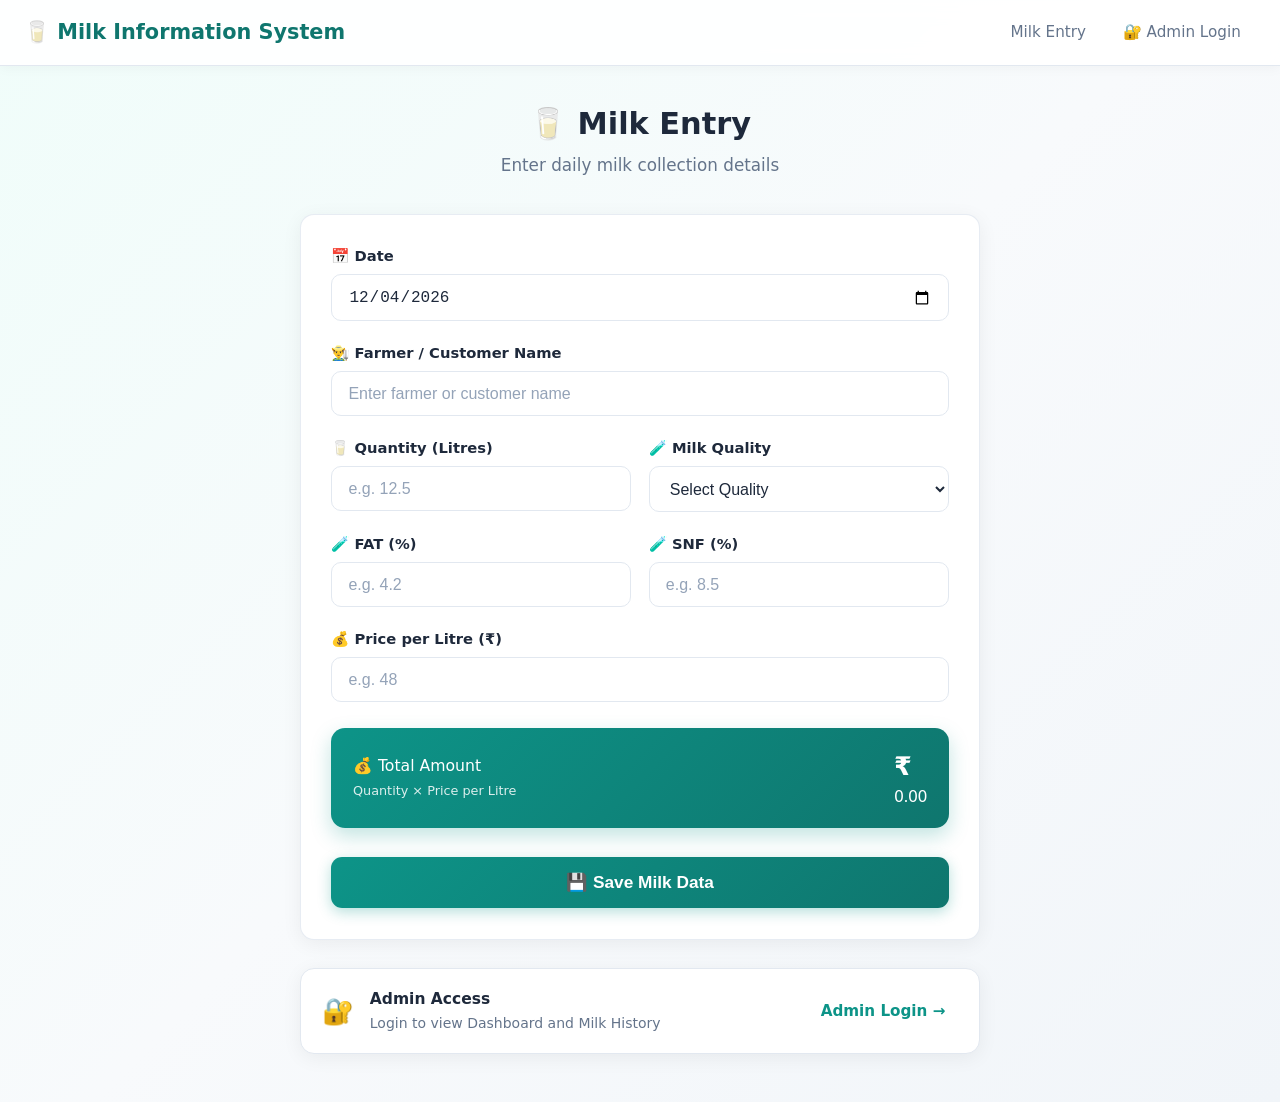
<file: milk/templates/index.html>
<!DOCTYPE html>
<html lang="en">
<head>
    <meta charset="UTF-8">
    <meta name="viewport" content="width=device-width, initial-scale=1.0">
    <title>Milk Information System</title>
    <style>
        :root {
            --primary: #0d9488;          /* Teal */
            --primary-dark: #0f766e;
            --primary-light: #ccfbf1;
            --accent: #f97316;           /* Soft orange accent */
            --bg: #f8fafc;               /* Very soft gray-blue */
            --card: #ffffff;
            --text: #1e293b;
            --text-muted: #64748b;
            --border: #e2e8f0;
            --success: #10b981;
            --danger: #ef4444;
            --shadow: 0 4px 20px rgba(0, 0, 0, 0.06);
            --radius: 14px;
        }

        * {
            margin: 0;
            padding: 0;
            box-sizing: border-box;
        }

        body {
            font-family: 'Segoe UI', system-ui, -apple-system, sans-serif;
            background: linear-gradient(135deg, #f0fdfa 0%, #f8fafc 50%, #f1f5f9 100%);
            color: var(--text);
            line-height: 1.5;
            min-height: 100vh;
        }

        /* ========== NAVBAR ========== */
        header {
            background: rgba(255, 255, 255, 0.9);
            backdrop-filter: blur(10px);
            border-bottom: 1px solid var(--border);
            padding: 0 1.5rem;
            height: 66px;
            display: flex;
            align-items: center;
            justify-content: space-between;
            position: sticky;
            top: 0;
            z-index: 100;
            box-shadow: 0 2px 12px rgba(0, 0, 0, 0.04);
        }

        .logo {
            font-size: 1.3rem;
            font-weight: 700;
            color: var(--primary-dark);
            display: flex;
            align-items: center;
            gap: 0.5rem;
        }

        nav {
            display: flex;
            align-items: center;
            gap: 0.4rem;
        }

        nav a {
            text-decoration: none;
            color: var(--text-muted);
            font-weight: 500;
            font-size: 0.95rem;
            padding: 0.5rem 0.95rem;
            border-radius: 9px;
            transition: all 0.2s ease;
        }

        nav a:hover {
            background: var(--primary-light);
            color: var(--primary-dark);
        }

        nav a.logout-link {
            color: var(--danger);
        }

        nav a.logout-link:hover {
            background: #fef2f2;
        }

        /* ========== MAIN ========== */
        .container {
            max-width: 720px;
            margin: 0 auto;
            padding: 2.2rem 1.25rem 3rem;
        }

        .page-title {
            text-align: center;
            margin-bottom: 2.2rem;
        }

        .page-title h1 {
            font-size: 1.9rem;
            font-weight: 700;
            color: var(--text);
            margin-bottom: 0.4rem;
        }

        .page-title p {
            color: var(--text-muted);
            font-size: 1.05rem;
        }

        /* ========== ALERTS ========== */
        .alert {
            padding: 0.95rem 1.15rem;
            border-radius: 11px;
            margin-bottom: 1.3rem;
            font-size: 0.95rem;
            font-weight: 500;
            display: flex;
            align-items: center;
            gap: 0.6rem;
        }

        .alert.success {
            background: #ecfdf5;
            color: #065f46;
            border: 1px solid #a7f3d0;
        }

        .alert.error, .alert.danger {
            background: #fef2f2;
            color: #991b1b;
            border: 1px solid #fecaca;
        }

        .alert.warning {
            background: #fffbeb;
            color: #92400e;
            border: 1px solid #fde68a;
        }

        .alert.info {
            background: #f0fdfa;
            color: #0f766e;
            border: 1px solid #99f6e4;
        }

        /* ========== CARD ========== */
        .card {
            background: var(--card);
            border-radius: var(--radius);
            box-shadow: var(--shadow);
            padding: 1.9rem;
            border: 1px solid rgba(226, 232, 240, 0.8);
        }

        /* ========== FORM ========== */
        .form-group {
            margin-bottom: 1.3rem;
        }

        .form-group label {
            display: block;
            font-weight: 600;
            font-size: 0.92rem;
            margin-bottom: 0.45rem;
            color: var(--text);
        }

        .form-group input,
        .form-group select {
            width: 100%;
            padding: 0.78rem 1rem;
            border: 1.5px solid var(--border);
            border-radius: 10px;
            font-size: 1rem;
            background: #fff;
            transition: all 0.2s ease;
            color: var(--text);
        }

        .form-group input:focus,
        .form-group select:focus {
            outline: none;
            border-color: var(--primary);
            box-shadow: 0 0 0 4px rgba(13, 148, 136, 0.15);
        }

        .form-group input::placeholder {
            color: #94a3b8;
        }

        .row {
            display: grid;
            grid-template-columns: 1fr 1fr;
            gap: 1.1rem;
        }

        /* ========== TOTAL BOX ========== */
        .total-box {
            background: linear-gradient(135deg, #0d9488, #0f766e);
            color: white;
            border-radius: 14px;
            padding: 1.2rem 1.35rem;
            display: flex;
            justify-content: space-between;
            align-items: center;
            margin: 1.6rem 0 1.8rem;
            box-shadow: 0 8px 20px rgba(13, 148, 136, 0.25);
        }

        .total-box span {
            font-weight: 500;
            font-size: 0.98rem;
            display: block;
        }

        .total-box small {
            opacity: 0.85;
            font-size: 0.8rem;
        }

        .total-box strong {
            font-size: 1.6rem;
            font-weight: 700;
            letter-spacing: -0.5px;
        }

        /* ========== BUTTON ========== */
        .btn {
            width: 100%;
            padding: 0.95rem;
            background: linear-gradient(135deg, #0d9488, #0f766e);
            color: white;
            border: none;
            border-radius: 11px;
            font-size: 1.08rem;
            font-weight: 600;
            cursor: pointer;
            transition: all 0.25s ease;
            display: flex;
            align-items: center;
            justify-content: center;
            gap: 0.5rem;
            box-shadow: 0 4px 14px rgba(13, 148, 136, 0.3);
        }

        .btn:hover {
            transform: translateY(-2px);
            box-shadow: 0 8px 20px rgba(13, 148, 136, 0.35);
            background: linear-gradient(135deg, #0f766e, #115e59);
        }

        .btn:active {
            transform: translateY(0);
        }

        /* ========== ADMIN INFO ========== */
        .admin-info {
            margin-top: 1.8rem;
            background: white;
            border: 1px solid var(--border);
            border-radius: var(--radius);
            padding: 1.15rem 1.3rem;
            display: flex;
            align-items: center;
            gap: 1rem;
            box-shadow: var(--shadow);
        }

        .admin-info > span {
            font-size: 1.6rem;
        }

        .admin-info strong {
            display: block;
            font-size: 0.97rem;
            margin-bottom: 0.15rem;
            color: var(--text);
        }

        .admin-info p {
            color: var(--text-muted);
            font-size: 0.875rem;
            margin: 0;
        }

        .admin-info a {
            margin-left: auto;
            text-decoration: none;
            color: var(--primary);
            font-weight: 600;
            font-size: 0.95rem;
            white-space: nowrap;
            transition: all 0.2s;
            padding: 0.4rem 0.8rem;
            border-radius: 8px;
        }

        .admin-info a:hover {
            background: var(--primary-light);
            color: var(--primary-dark);
        }

        /* ========== RESPONSIVE ========== */
        @media (max-width: 600px) {
            .row {
                grid-template-columns: 1fr;
            }

            header {
                padding: 0 1rem;
            }

            .logo {
                font-size: 1.15rem;
            }

            nav a {
                padding: 0.4rem 0.65rem;
                font-size: 0.88rem;
            }

            .container {
                padding: 1.6rem 1rem 2.5rem;
            }

            .card {
                padding: 1.4rem;
            }

            .page-title h1 {
                font-size: 1.6rem;
            }

            .admin-info {
                flex-wrap: wrap;
            }

            .admin-info a {
                margin-left: 0;
                width: 100%;
                text-align: right;
                margin-top: 0.5rem;
            }
        }
    </style>
</head>
<body>

<!-- =========================
     NAVBAR
========================= -->
<header>
    <div class="logo">🥛 Milk Information System</div>
    <nav>
        <a href="/">Milk Entry</a>
        <!-- 
        <a href="/dashboard">Dashboard</a>
        <a href="/history">History</a>
        <a href="/admin/logout" class="logout-link">Logout</a>
        -->
        <a href="/admin/login">🔐 Admin Login</a>
    </nav>
</header>

<!-- =========================
     MAIN CONTENT
========================= -->
<main class="container">

    <div class="page-title">
        <h1>🥛 Milk Entry</h1>
        <p>Enter daily milk collection details</p>
    </div>

    <!-- Flash Messages Example -->
    <!-- 
    <div class="alert success">✅ Milk data saved successfully!</div>
    <div class="alert error">❌ Please fill all required fields.</div>
    -->

    <div class="card">
        <form action="/add" method="POST" id="milkForm">

            <div class="form-group">
                <label for="date">📅 Date</label>
                <input type="date" id="date" name="date" required>
            </div>

            <div class="form-group">
                <label for="farmer_name">👨‍🌾 Farmer / Customer Name</label>
                <input type="text" id="farmer_name" name="farmer_name"
                       placeholder="Enter farmer or customer name"
                       autocomplete="off" required>
            </div>

            <div class="row">
                <div class="form-group">
                    <label for="quantity">🥛 Quantity (Litres)</label>
                    <input type="number" id="quantity" name="quantity"
                           min="0" step="0.01" placeholder="e.g. 12.5" required>
                </div>

                <div class="form-group">
                    <label for="quality">🧪 Milk Quality</label>
                    <select id="quality" name="quality" required>
                        <option value="">Select Quality</option>
                        <option value="Excellent">Excellent</option>
                        <option value="Good">Good</option>
                        <option value="Average">Average</option>
                        <option value="Poor">Poor</option>
                    </select>
                </div>
            </div>

            <div class="row">
                <div class="form-group">
                    <label for="fat">🧪 FAT (%)</label>
                    <input type="number" id="fat" name="fat"
                           min="0" max="100" step="0.01" placeholder="e.g. 4.2">
                </div>

                <div class="form-group">
                    <label for="snf">🧪 SNF (%)</label>
                    <input type="number" id="snf" name="snf"
                           min="0" max="100" step="0.01" placeholder="e.g. 8.5">
                </div>
            </div>

            <div class="form-group">
                <label for="price">💰 Price per Litre (₹)</label>
                <input type="number" id="price" name="price"
                       min="0" step="0.01" placeholder="e.g. 48" required>
            </div>

            <div class="total-box">
                <div>
                    <span>💰 Total Amount</span>
                    <small>Quantity × Price per Litre</small>
                </div>
                <strong>₹ <span id="total">0.00</span></strong>
            </div>

            <button type="submit" class="btn" id="saveButton">
                💾 Save Milk Data
            </button>
        </form>
    </div>

    <div class="admin-info">
        <span>🔐</span>
        <div>
            <strong>Admin Access</strong>
            <p>Login to view Dashboard and Milk History</p>
        </div>
        <a href="/admin/login">Admin Login →</a>
    </div>

</main>

<script>
    document.addEventListener("DOMContentLoaded", function () {
        const dateInput = document.getElementById("date");
        if (!dateInput.value) {
            const today = new Date().toISOString().split('T')[0];
            dateInput.value = today;
        }

        const quantity = document.getElementById("quantity");
        const price = document.getElementById("price");
        const total = document.getElementById("total");

        function calculateTotal() {
            const qty = parseFloat(quantity.value) || 0;
            const prc = parseFloat(price.value) || 0;
            total.textContent = (qty * prc).toFixed(2);
        }

        quantity.addEventListener("input", calculateTotal);
        price.addEventListener("input", calculateTotal);
        calculateTotal();
    });
</script>

</body>
</html>
</file>
